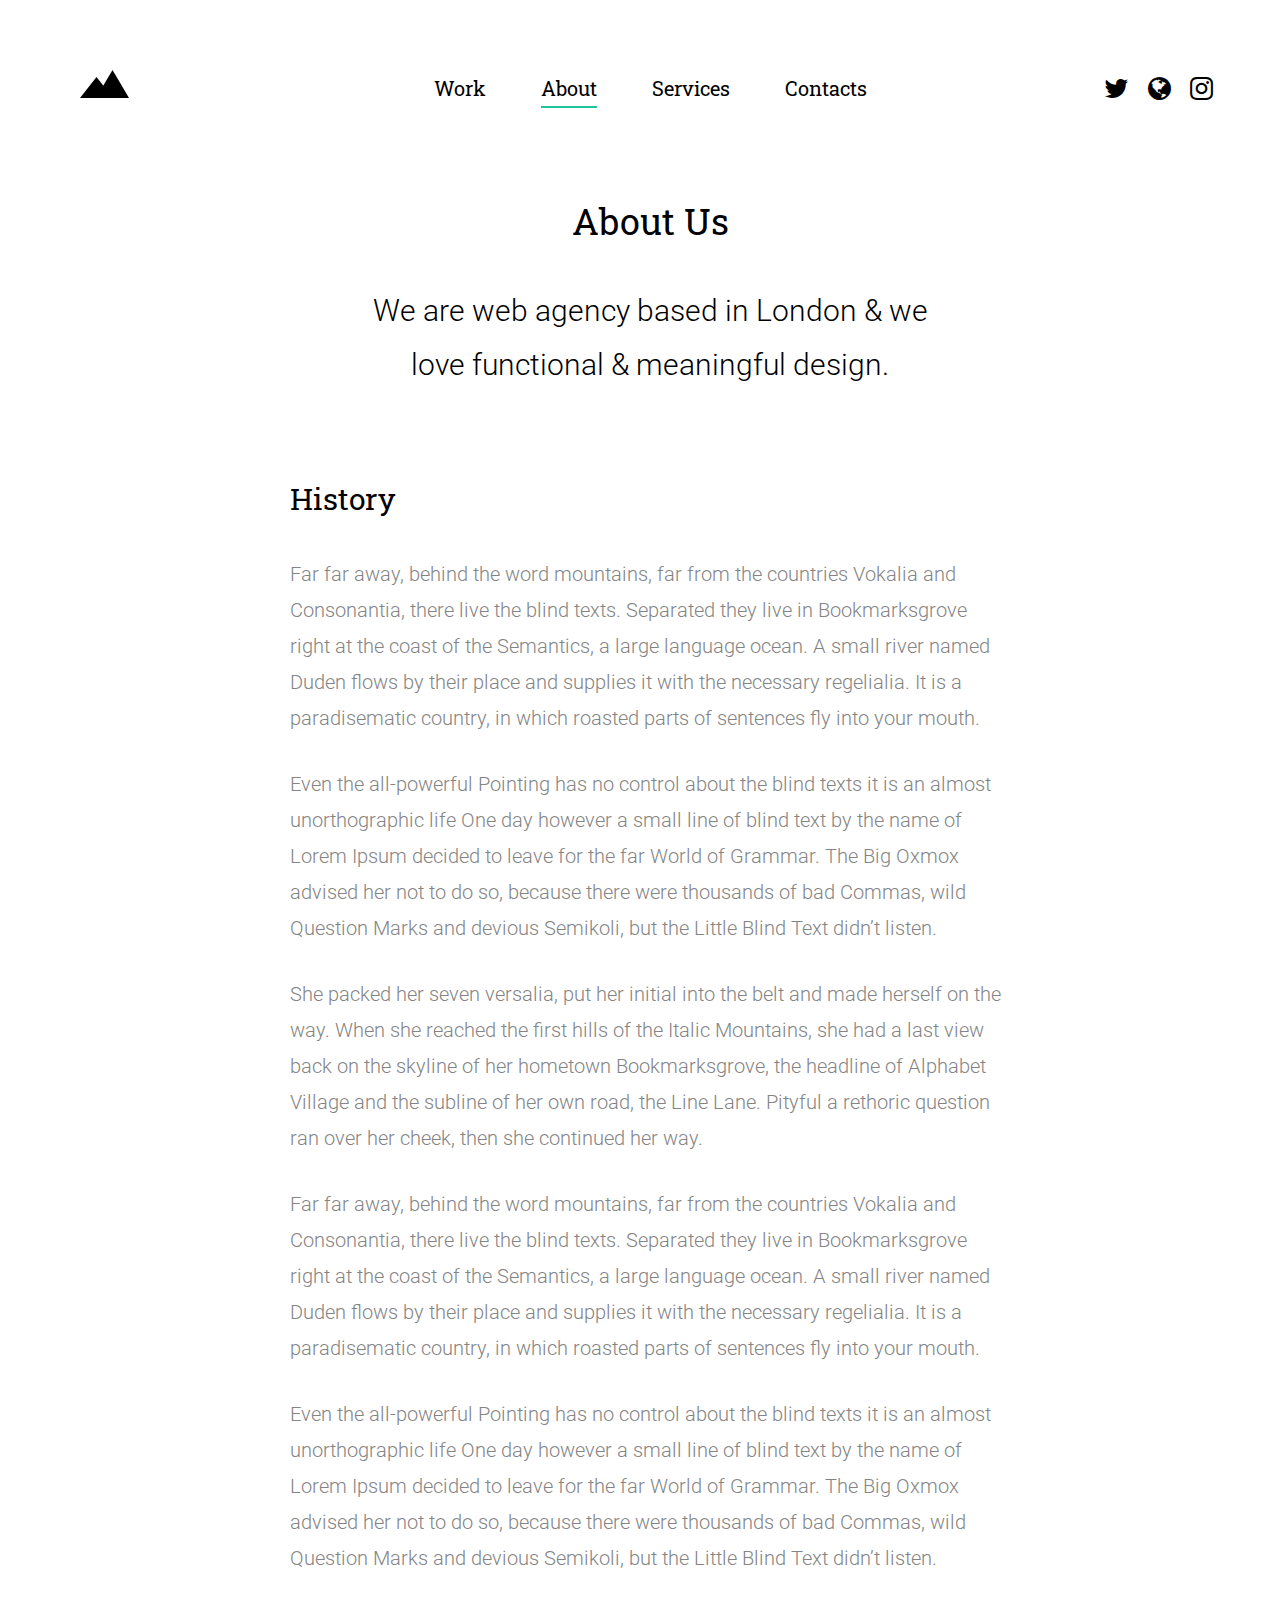
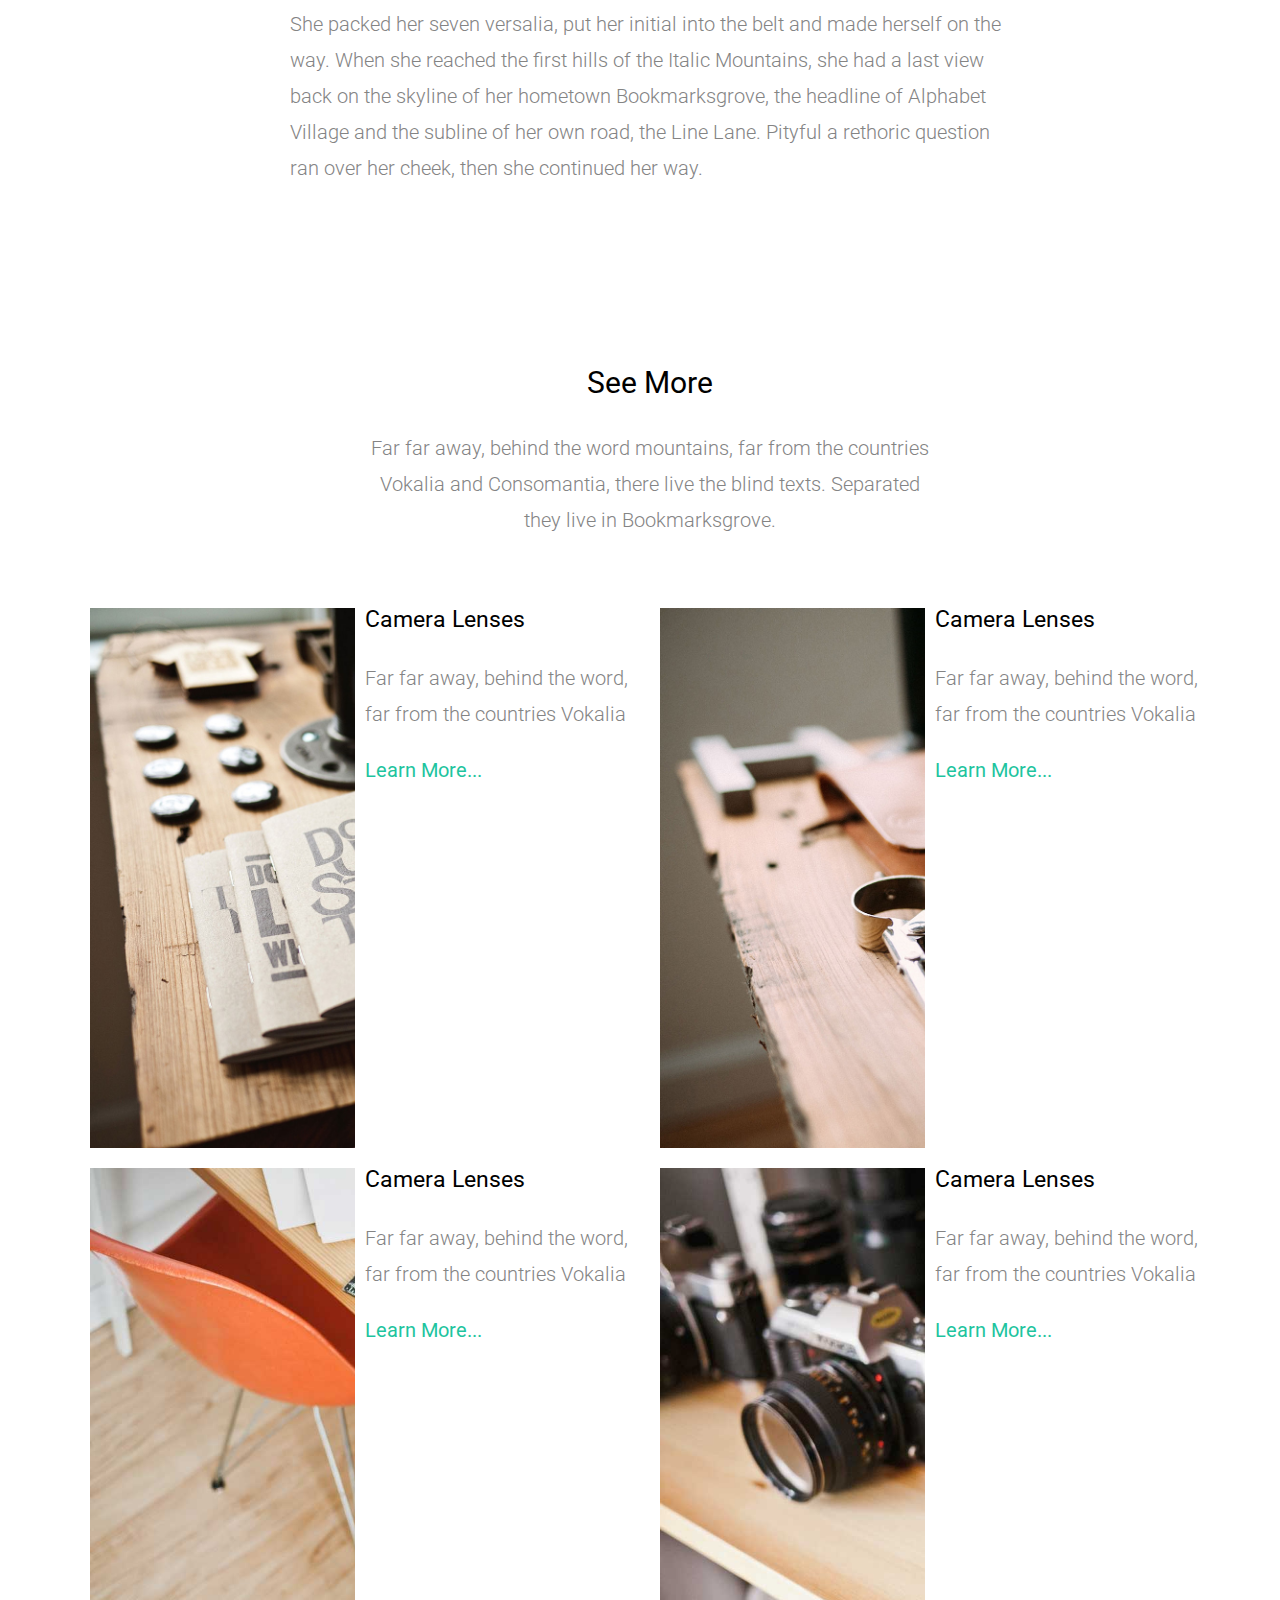
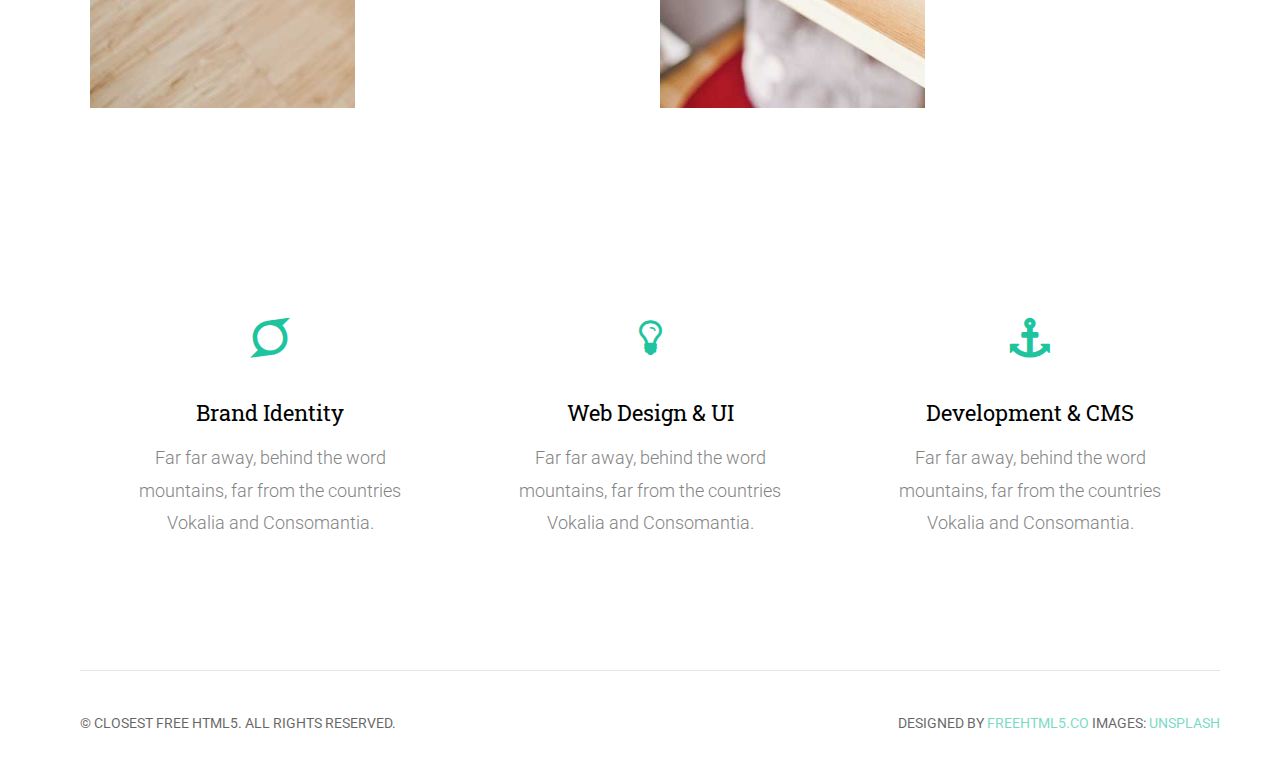
<file: about.html>
<!DOCTYPE html>
<html>

<head>
    <link rel="stylesheet" href="css/style.css">
    <link rel="stylesheet" href="css/grid.css">
    <link rel="stylesheet" href="https://maxcdn.bootstrapcdn.com/font-awesome/4.7.0/css/font-awesome.min.css">
    <link href="https://fonts.googleapis.com/css?family=Roboto+Slab:400,300,700|Roboto:300,400" rel="stylesheet"
        type="text/css">
    <title>First task</title>
</head>

<body>
    <div class="wrapper">
        <header class="header grid section-delimeter">
            <!-- Header consists of 3 blocks -->
            <div class="pointer logo col-1-4">
                <!-- Logo block-->
                <img src="assets/brand-nav.png" alt="logo">
            </div>
            <nav class="navigation col-1-2 text-center">
                <!-- Nav Block-->
                <a href="index.html" class="fade-out">Work</a>
                <a href="about.html" class="active fade-out">About</a>
                <a href="services.html" class="fade-out">Services</a>
                <a href="contacts.html" class="fade-out">Contacts</a>
            </nav>
            <div class="social-media  col-1-4 text-right">
                <!-- Social media links block-->
                <i class="pointer fa fa-twitter fa-lg" aria-hidden="true"></i>
                <i class="pointer fa fa-globe fa-lg" aria-hidden="true"></i>
                <i class="pointer fa fa-instagram fa-lg" aria-hidden="true"></i>
            </div>
        </header>
        <section>
            <div class="content text-center section-delimeter">
                <h1>About Us</h1>
                <h2>We are web agency based in London &amp we love functional &amp meaningful design.</h2>
            </div>
            <div class="history col-md-8">
                <h2>History</h2>
                <p>
                    Far far away, behind the word mountains, far from the countries Vokalia and Consonantia, there live the blind texts. Separated they live in Bookmarksgrove right at the coast of the Semantics, a large language ocean. A small river named Duden flows by their place and supplies it with the necessary regelialia. It is a paradisematic country, in which roasted parts of sentences fly into your mouth. 
                </p>
                <p>
                    Even the all-powerful Pointing has no control about the blind texts it is an almost unorthographic life One day however a small line of blind text by the name of Lorem Ipsum decided to leave for the far World of Grammar. The Big Oxmox advised her not to do so, because there were thousands of bad Commas, wild Question Marks and devious Semikoli, but the Little Blind Text didn’t listen.
                </p>
                <p>
                    She packed her seven versalia, put her initial into the belt and made herself on the way. When she reached the first hills of the Italic Mountains, she had a last view back on the skyline of her hometown Bookmarksgrove, the headline of Alphabet Village and the subline of her own road, the Line Lane. Pityful a rethoric question ran over her cheek, then she continued her way.
                </p>
                <p>
                    Far far away, behind the word mountains, far from the countries Vokalia and Consonantia, there live the blind texts. Separated they live in Bookmarksgrove right at the coast of the Semantics, a large language ocean. A small river named Duden flows by their place and supplies it with the necessary regelialia. It is a paradisematic country, in which roasted parts of sentences fly into your mouth.
                </p>
                <p>
                    Even the all-powerful Pointing has no control about the blind texts it is an almost unorthographic life One day however a small line of blind text by the name of Lorem Ipsum decided to leave for the far World of Grammar. The Big Oxmox advised her not to do so, because there were thousands of bad Commas, wild Question Marks and devious Semikoli, but the Little Blind Text didn’t listen.
                </p>
                <p>
                    She packed her seven versalia, put her initial into the belt and made herself on the way. When she reached the first hills of the Italic Mountains, she had a last view back on the skyline of her hometown Bookmarksgrove, the headline of Alphabet Village and the subline of her own road, the Line Lane. Pityful a rethoric question ran over her cheek, then she continued her way.
                </p>
            </div>
            <div class="see-more">
                <h2>See More</h2>
                <p>Far far away, behind the word mountains, far from the countries Vokalia and Consomantia, there live the blind texts. Separated they live in Bookmarksgrove.
                </p>
            </div>
            <div class="images section-delimeter">
                <!-- I dunno how many blocks must be here -->
                <div class="grid">
                    <div class="image-outer col-1-4">
                        <div class="image" style="background-image: url('assets/work-1.jpg');">
                            <div class="image-inner fade-out">
                            </div> 
                        </div>
                    </div>
                    <div class="far-far col-1-4">
                        <h3>Camera Lenses</h3>
                        <p>Far far away, behind the word, far from the countries Vokalia</p>
                        <a href="#" class="links-color">Learn More...</a>
                    </div>
                    <div class="image-outer col-1-4">
                        <div class="image" style="background-image: url('assets/work-2.jpg');">
                            <div class="image-inner fade-out">
                            </div> 
                        </div>
                    </div>
                    <div class="far-far col-1-4">
                        <h3>Camera Lenses</h3>
                        <p>Far far away, behind the word, far from the countries Vokalia</p>
                        <a href="#" class="links-color">Learn More...</a>
                    </div>
                </div>
                <div class="grid">
                    <div class="image-outer col-1-4">
                        <div class="image" style="background-image: url('assets/work-3.jpg');">
                            <div class="image-inner fade-out">
                            </div> 
                        </div>
                    </div>
                    <div class="far-far col-1-4">
                        <h3>Camera Lenses</h3>
                        <p>Far far away, behind the word, far from the countries Vokalia</p>
                        <a href="#" class="links-color">Learn More...</a>
                    </div>
                    <div class="image-outer col-1-4">
                        <div class="image" style="background-image: url('assets/work-4.jpg');">
                            <div class="image-inner fade-out">
                            </div> 
                        </div>
                    </div>
                    <div class="far-far col-1-4">
                        <h3>Camera Lenses</h3>
                        <p>Far far away, behind the word, far from the countries Vokalia</p>
                        <a href="#" class="links-color">Learn More...</a>
                    </div>
                </div>
            <div class="few-words grid section-delimeter margin-top">
                <!-- Block under images consists of 3 blocks-->
                <div class="brand-identity service col-md-4 text-center">
                    <div class="service-icon">
                        <i class="links-color fa fa-superpowers fa-2x" aria-hidden="true"></i>
                    </div>
                    <h3>Brand Identity</h3>
                    <p>Far far away, behind the word mountains, far from the countries Vokalia and Consomantia.
                    </p>
                </div>
                <div class="web-design service col-md-4 text-center">
                    <div class="service-icon">
                        <i class="links-color fa fa-lightbulb-o fa-2x" aria-hidden="true"></i>
                    </div>
                    <h3>Web Design &amp UI</h3>
                    <p>Far far away, behind the word mountains, far from the countries Vokalia and Consomantia.
                    </p>
                </div>
                <div class="cms service col-md-4 text-center">
                    <div class="service-icon">
                        <i class="links-color fa fa-anchor fa-2x" aria-hidden="true"></i>
                    </div>
                    <h3>Development &amp CMS</h3>
                    <p>Far far away, behind the word mountains, far from the countries Vokalia and Consomantia.
                    </p>
                </div>
            </div>
        </section>
        <footer class="grid footer">
            <!-- Footer consists of 2 blocks - Rights reserved and Designed by -->
            <div class="links-delimeter links-size rights-reserved col-1-2">
                <div>© CLOSEST FREE HTML5. ALL RIGHTS RESERVED.</div>
            </div>
            <div class="links-delimeter links-size designed-by text-right col-1-2">
                <div>DESIGNED BY <a href="#" class="links-color">FREEHTML5.CO</a> IMAGES: <a href="#" class="links-color">UNSPLASH</a></div>
            </div>
        </footer>
    </div>
</body>

</html>
</file>
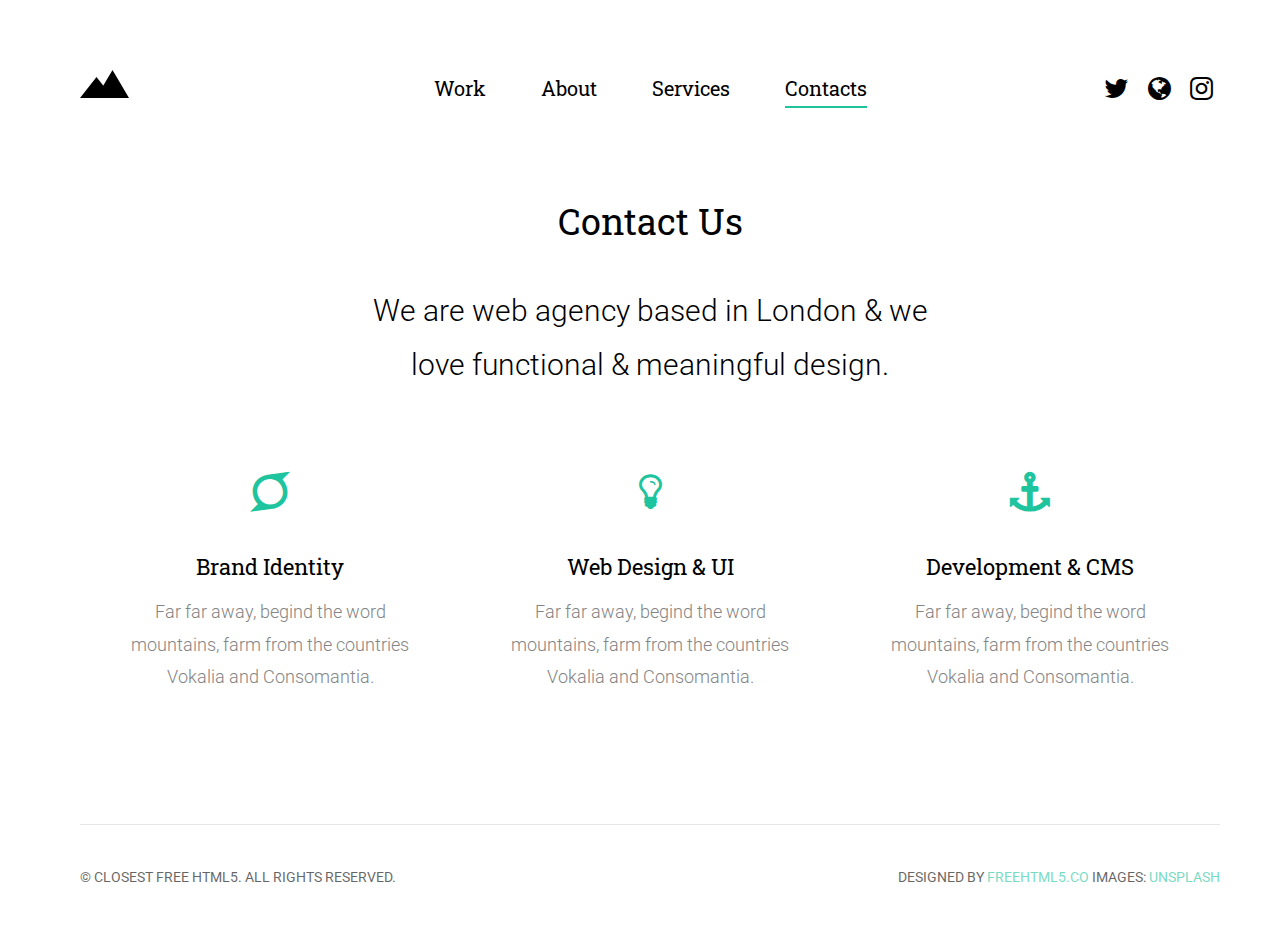
<file: contacts.html>
<!DOCTYPE html>
<html>

<head>
    <link rel="stylesheet" href="css/style.css">
    <link rel="stylesheet" href="css/grid.css">
    <link rel="stylesheet" href="https://maxcdn.bootstrapcdn.com/font-awesome/4.7.0/css/font-awesome.min.css">
    <link href="https://fonts.googleapis.com/css?family=Roboto+Slab:400,300,700|Roboto:300,400" rel="stylesheet"
        type="text/css">
    <title>First task</title>
</head>

<body>
    <div class="wrapper">
        <header class="header grid section-delimeter">
            <!-- Header consists of 3 blocks -->
            <div class="pointer logo col-1-4">
                <!-- Logo block-->
                <img src="assets/brand-nav.png" alt="logo">
            </div>
            <nav class="navigation col-1-2 text-center">
                <!-- Nav Block-->
                <a href="index.html" class="fade-out">Work</a>
                <a href="about.html" class="fade-out">About</a>
                <a href="services.html" class="fade-out">Services</a>
                <a href="contacts.html" class="active fade-out">Contacts</a>
            </nav>
            <div class="social-media  col-1-4 text-right">
                <!-- Social media links block-->
                <i class="pointer fa fa-twitter fa-lg" aria-hidden="true"></i>
                <i class="pointer fa fa-globe fa-lg" aria-hidden="true"></i>
                <i class="pointer fa fa-instagram fa-lg" aria-hidden="true"></i>
            </div>
        </header>
        <section>
            <div class="content text-center section-delimeter">
                <h1>Contact Us</h1>
                <h2>We are web agency based in London &amp we love functional &amp meaningful design.</h2>
            </div>
            <div class="few-words grid section-delimeter">
                <!-- Block under images consists of 3 blocks-->
                <div class="brand-identity service col-md-4 text-center">
                    <div class="service-icon">
                        <i class="links-color fa fa-superpowers fa-2x" aria-hidden="true"></i>
                    </div>
                    <h3>Brand Identity</h3>
                    <p>Far far away, begind the word mountains, farm from the countries Vokalia and Consomantia.
                    </p>
                </div>
                <div class="web-design service col-md-4 text-center">
                    <div class="service-icon">
                        <i class="links-color fa fa-lightbulb-o fa-2x" aria-hidden="true"></i>
                    </div>
                    <h3>Web Design &amp UI</h3>
                    <p>Far far away, begind the word mountains, farm from the countries Vokalia and Consomantia.
                    </p>
                </div>
                <div class="cms service col-md-4 text-center">
                    <div class="service-icon">
                        <i class="links-color fa fa-anchor fa-2x" aria-hidden="true"></i>
                    </div>
                    <h3>Development &amp CMS</h3>
                    <p>Far far away, begind the word mountains, farm from the countries Vokalia and Consomantia.
                    </p>
                </div>
            </div>
        </section>
        <footer class="grid footer">
            <!-- Footer consists of 2 blocks - Rights reserved and Designed by -->
            <div class="links-delimeter links-size rights-reserved col-1-2">
                <div>© CLOSEST FREE HTML5. ALL RIGHTS RESERVED.</div>
            </div>
            <div class="links-delimeter links-size designed-by text-right col-1-2">
                <div>DESIGNED BY <a href="#" class="links-color">FREEHTML5.CO</a> IMAGES: <a href="#" class="links-color">UNSPLASH</a></div>
            </div>
        </footer>
    </div>
</body>

</html>
</file>
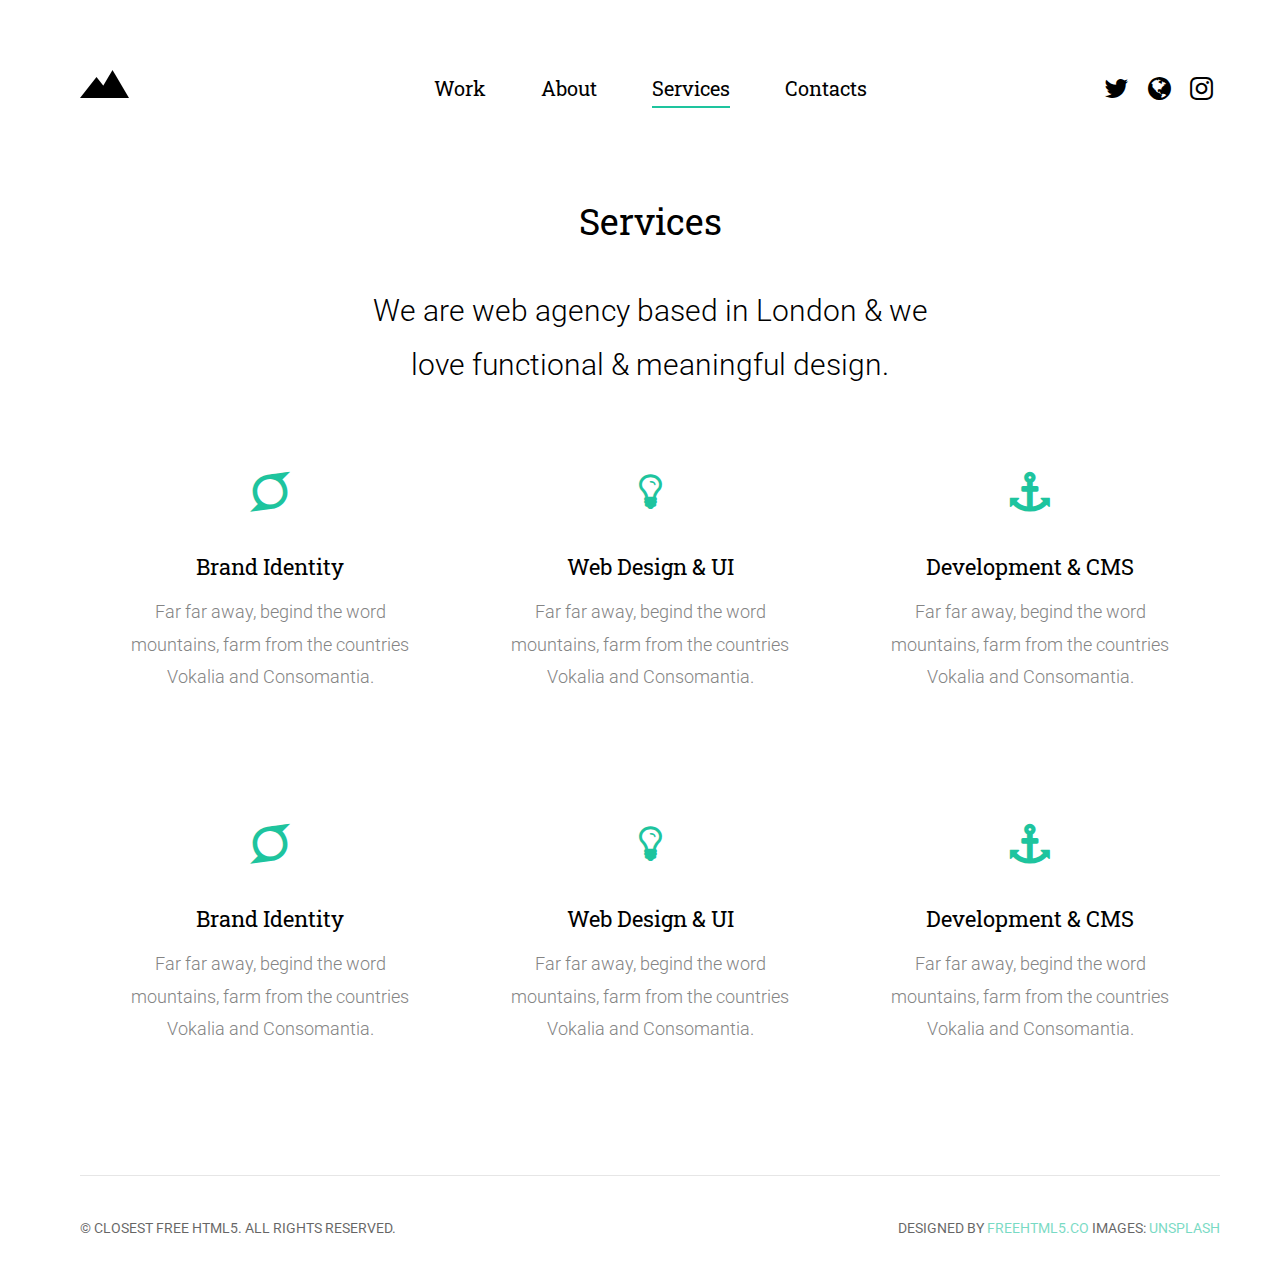
<file: services.html>
<!DOCTYPE html>
<html>

<head>
    <link rel="stylesheet" href="css/style.css">
    <link rel="stylesheet" href="css/grid.css">
    <link rel="stylesheet" href="https://maxcdn.bootstrapcdn.com/font-awesome/4.7.0/css/font-awesome.min.css">
    <link href="https://fonts.googleapis.com/css?family=Roboto+Slab:400,300,700|Roboto:300,400" rel="stylesheet"
        type="text/css">
    <title>First task</title>
</head>

<body>
    <div class="wrapper">
        <header class="header grid section-delimeter">
            <!-- Header consists of 3 blocks -->
            <div class="pointer logo col-1-4">
                <!-- Logo block-->
                <img src="assets/brand-nav.png" alt="logo">
            </div>
            <nav class="navigation col-1-2 text-center">
                <!-- Nav Block-->
                <a href="index.html" class="fade-out">Work</a>
                <a href="about.html" class="fade-out">About</a>
                <a href="services.html" class="active fade-out">Services</a>
                <a href="contacts.html" class="fade-out">Contacts</a>
            </nav>
            <div class="social-media  col-1-4 text-right">
                <!-- Social media links block-->
                <i class="pointer fa fa-twitter fa-lg" aria-hidden="true"></i>
                <i class="pointer fa fa-globe fa-lg" aria-hidden="true"></i>
                <i class="pointer fa fa-instagram fa-lg" aria-hidden="true"></i>
            </div>
        </header>
        <section>
            <div class="content text-center section-delimeter">
                <h1>Services</h1>
                <h2>We are web agency based in London &amp we love functional &amp meaningful design.</h2>
            </div>
            <div class="few-words grid section-delimeter">
                <!-- Block under images consists of 3 blocks-->
                <div class="brand-identity service col-md-4 text-center">
                    <div class="service-icon">
                        <i class="links-color fa fa-superpowers fa-2x" aria-hidden="true"></i>
                    </div>
                    <h3>Brand Identity</h3>
                    <p>Far far away, begind the word mountains, farm from the countries Vokalia and Consomantia.
                    </p>
                </div>
                <div class="web-design service col-md-4 text-center">
                    <div class="service-icon">
                        <i class="links-color fa fa-lightbulb-o fa-2x" aria-hidden="true"></i>
                    </div>
                    <h3>Web Design &amp UI</h3>
                    <p>Far far away, begind the word mountains, farm from the countries Vokalia and Consomantia.
                    </p>
                </div>
                <div class="cms service col-md-4 text-center">
                    <div class="service-icon">
                        <i class="links-color fa fa-anchor fa-2x" aria-hidden="true"></i>
                    </div>
                    <h3>Development &amp CMS</h3>
                    <p>Far far away, begind the word mountains, farm from the countries Vokalia and Consomantia.
                    </p>
                </div>
            </div>
            <div class="few-words grid section-delimeter">
                <!-- Block under images consists of 3 blocks-->
                <div class="brand-identity service col-md-4 text-center">
                    <div class="service-icon">
                        <i class="links-color fa fa-superpowers fa-2x" aria-hidden="true"></i>
                    </div>
                    <h3>Brand Identity</h3>
                    <p>Far far away, begind the word mountains, farm from the countries Vokalia and Consomantia.
                    </p>
                </div>
                <div class="web-design service col-md-4 text-center">
                    <div class="service-icon">
                        <i class="links-color fa fa-lightbulb-o fa-2x" aria-hidden="true"></i>
                    </div>
                    <h3>Web Design &amp UI</h3>
                    <p>Far far away, begind the word mountains, farm from the countries Vokalia and Consomantia.
                    </p>
                </div>
                <div class="cms service col-md-4 text-center">
                    <div class="service-icon">
                        <i class="links-color fa fa-anchor fa-2x" aria-hidden="true"></i>
                    </div>
                    <h3>Development &amp CMS</h3>
                    <p>Far far away, begind the word mountains, farm from the countries Vokalia and Consomantia.
                    </p>
                </div>
            </div>
        </section>
        <footer class="grid footer">
            <!-- Footer consists of 2 blocks - Rights reserved and Designed by -->
            <div class="links-delimeter links-size rights-reserved col-1-2">
                <div>© CLOSEST FREE HTML5. ALL RIGHTS RESERVED.</div>
            </div>
            <div class="links-delimeter links-size designed-by text-right col-1-2">
                <div>DESIGNED BY <a href="#" class="links-color">FREEHTML5.CO</a> IMAGES: <a href="#" class="links-color">UNSPLASH</a></div>
            </div>
        </footer>
    </div>
</body>

</html>
</file>
<file: css/grid.css>
.grid {
    display: flex;
}

.col-1-1 {
	width: 100%;
}
.col-2-3, .col-8-12 {
	width: 66.66%;
}

.col-1-2, .col-6-12 {
	width: 50%;
}

.col-1-3, .col-4-12 {
	width: 33.33%;
}

.col-1-4, .col-3-12 {
	width: 25%;
}

.col-1-5 {
	width: 20%;
}

.col-1-6, .col-2-12 {
	width: 16.667%;
}

.col-1-7 {
	width: 14.28%;
}

.col-1-8 {
	width: 12.5%;
}

.col-1-9 {
	width: 11.1%;
}

.col-1-10 {
	width: 10%;
}

.col-1-11 {
	width: 9.09%;
}

.col-1-12 {
	width: 8.33%
}

.col-11-12 {
	width: 91.66%
}

.col-10-12 {
	width: 83.333%;
}

.col-9-12 {
	width: 75%;
}

.col-5-12 {
	width: 41.66%;
}

.col-7-12 {
	width: 58.33%
}

.push-2-3, .push-8-12 {
	margin-left: 66.66%;
}

.push-1-2, .push-6-12 {
	margin-left: 50%;
}

.push-1-3, .push-4-12 {
	margin-left: 33.33%;
}

.push-1-4, .push-3-12 {
	margin-left: 25%;
}

.push-1-5 {
	margin-left: 20%;
}

.push-1-6, .push-2-12 {
	margin-left: 16.667%;
}

.push-1-7 {
	margin-left: 14.28%;
}

.push-1-8 {
	margin-left: 12.5%;
}

.push-1-9 {
	margin-left: 11.1%;
}

.push-1-10 {
	margin-left: 10%;
}

.push-1-11 {
	margin-left: 9.09%;
}

.push-1-12 {
	margin-left: 8.33%
}
</file>
<file: css/style.css>
/*Debug*/
* {
   /* outline: 0.1px solid red;*/
}

.header {
    outline-color: blue;
}

/*Reset*/
* {
    box-sizing: border-box;
}

a {
    text-decoration: none;
}

h1,h2,h3,h4,h5,h6 {
    margin: 0;
    font-weight: normal;
}

/*General*/
body {
    margin: 0;
    line-height: 1.8;
    font-size: 20px;
    background: #eeeff0;
    font-family: "Roboto", Arial, sans-serif;
}

.wrapper {
    background-color: white;
    width: 1300px;
    margin: 0 auto;
    padding: 70px 80px 0;
}

.navigation {
    font-family: "Roboto Slab", serif;
}

.navigation a {
    color: #000;
    margin: 0 25px;
}

.navigation a:hover {
    opacity: .6;
}

.navigation a.active {
    border-bottom: 2px solid #1ec49e;
    padding-bottom: 5px;
}

.social-media i {
    margin: 0 7px;
}

.social-media i:hover {
    color: #1ec49e;
    border-bottom: 2px solid #1ec49e;
    padding-bottom: 2px;
}

.content h1 {
    color: #000;
    font-family: "Roboto Slab", Arial, sans-serif;
    font-weight: 400;
    margin: 0 0 30px 0;
    font-size: 36px;
}
.content h2 {
    width: 50%; 
    font-weight: 300;   
    margin: 0 auto;
}

.image-outer {
    padding: 10px;
}

.image {
    background-size: cover;
    padding: 20px;
    cursor: pointer;
}

.image:hover .image-inner {
    opacity: 1;
}

.image-inner {
    padding: 250px 0;
    text-align: center;
    background: #ffffffcf;
    opacity: 0;
}

.image-inner h3 {
    font-family: "Roboto Slab", serif;
    font-size: 1.5rem;
}

.image-inner div {
    font-size: 12px;
}


.history {
    padding-bottom: 140px;
} 

.history h2 {
    font-size: 30px;
    font-family: "Roboto Slab", Arial, sans-serif;
    color: #000;
    margin: 0 210px 30px;
    font-weight: 400;
}

.history p {
    font-size: 20px;
    font-family: "Roboto", Arial, sans-serif;
    color: #848484;
    font-weight: 300;
    margin: 0 210px 30px;
}

.see-more h2 {
    text-align: center;
}

.see-more p {
    font-size: 20px;
    font-family: "Roboto", Arial, sans-serif;
    color: #848484;
    font-weight: 300;
    margin: 20px 285px 60px;
    text-align: center;
}

.far-far p {
    font-size: 20px;
    font-family: "Roboto", Arial, sans-serif;
    color: #848484;
    font-weight: 300;
}

.service-icon {
    margin-bottom: 30px;
}

.service {
    padding: 0 2em;
    margin-bottom: 40px;
    float: left;
    width: 100%;
}

.few-words h3 {
    font-size: 22px;
    margin-bottom: 10px;
    font-family: "Roboto Slab", Arial, sans-serif;
}

.few-words p {
    font-size: 18px;
    font-family: "Roboto", Arial, sans-serif;
    color: #848484;
    font-weight: 300;
    margin: 0 0 10px;
}

footer {
    border-top: 1px solid #e6e6e6;
    width: 100%;
}

.links-delimeter {
    margin: 40px 0;
}

.links-size {
    font-family: "Roboto", Arial, sans-serif;
    font-size: 14px;
    opacity: .6;
}

/*Utility*/
.section-delimeter {
    margin-bottom: 80px;
}

.text-center {
    text-align: center;
}

.text-right {
    text-align: right;
}

.fade-out {
    transition: all .3s;
}

.links-color {
    color: #1ec49e;
}

.pointer {
    cursor: pointer;
}

.margin-top {
    margin-top: 200px;
}
</file>
